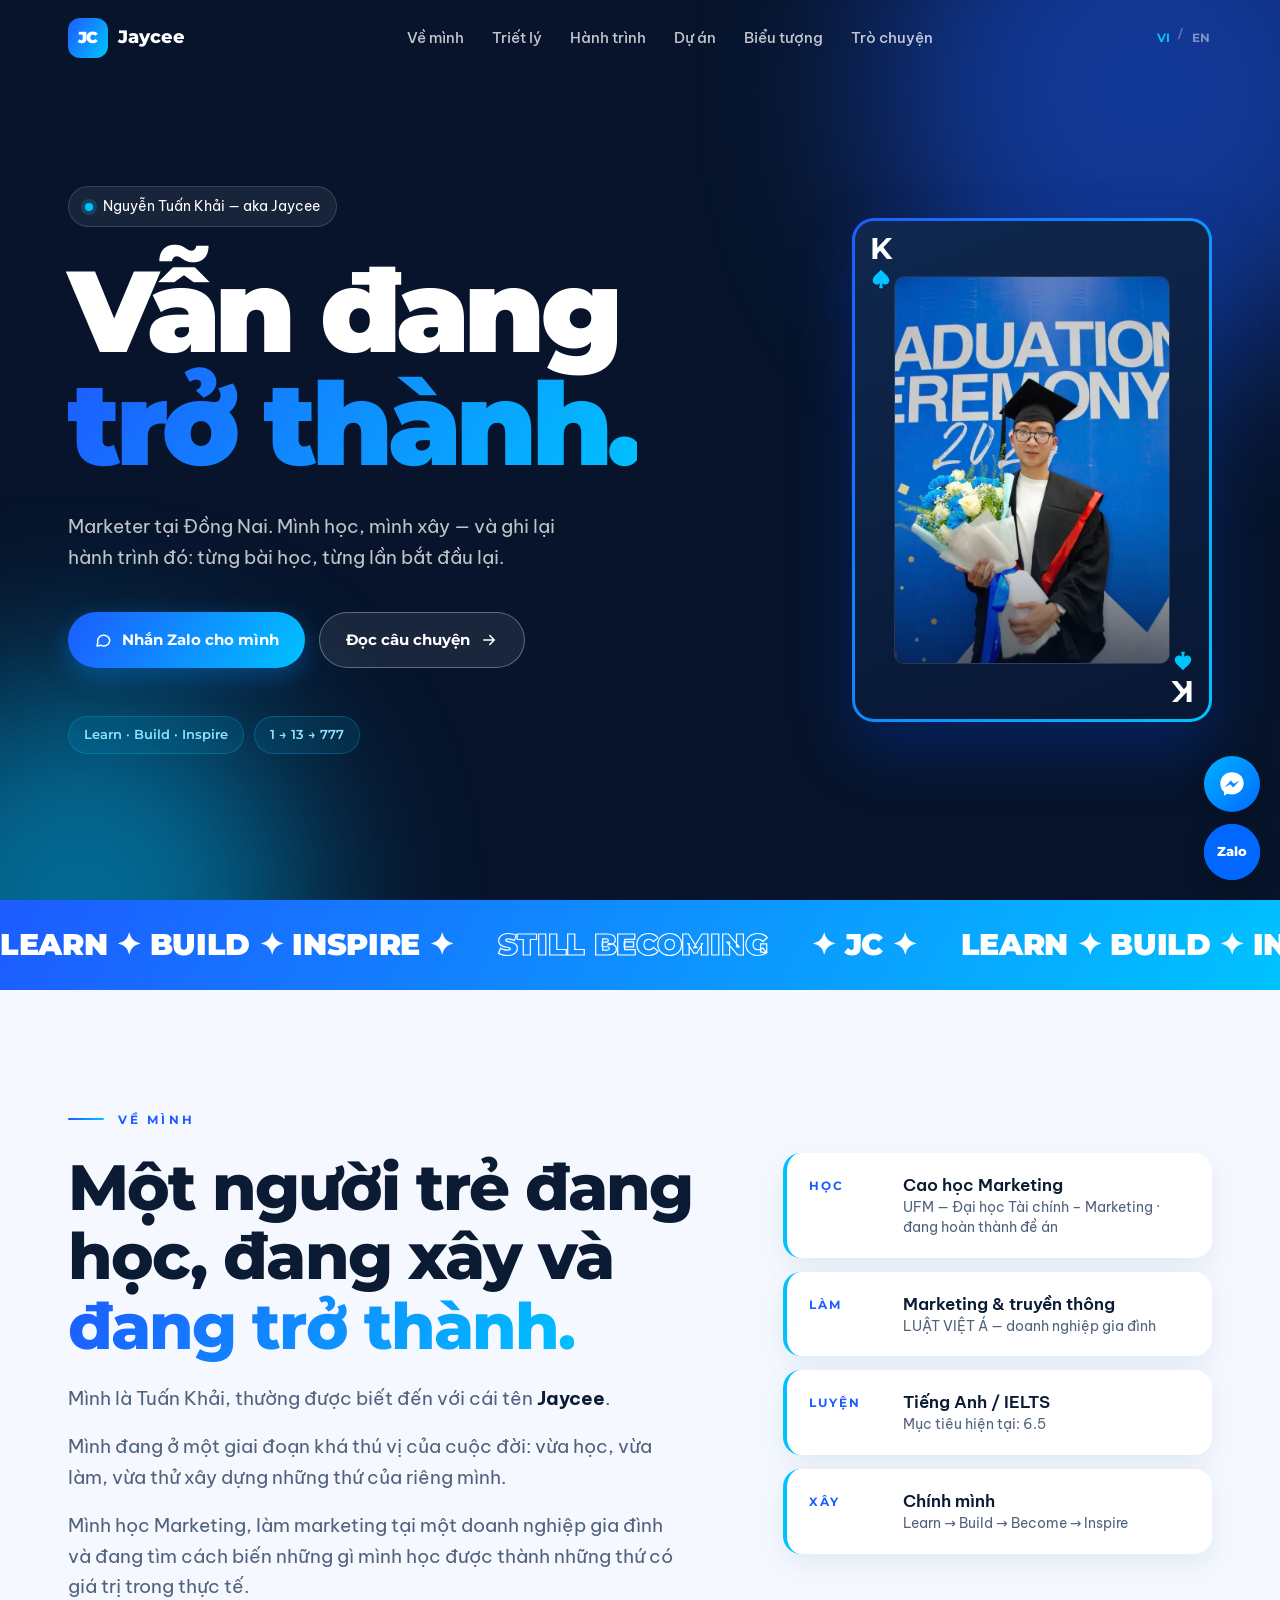
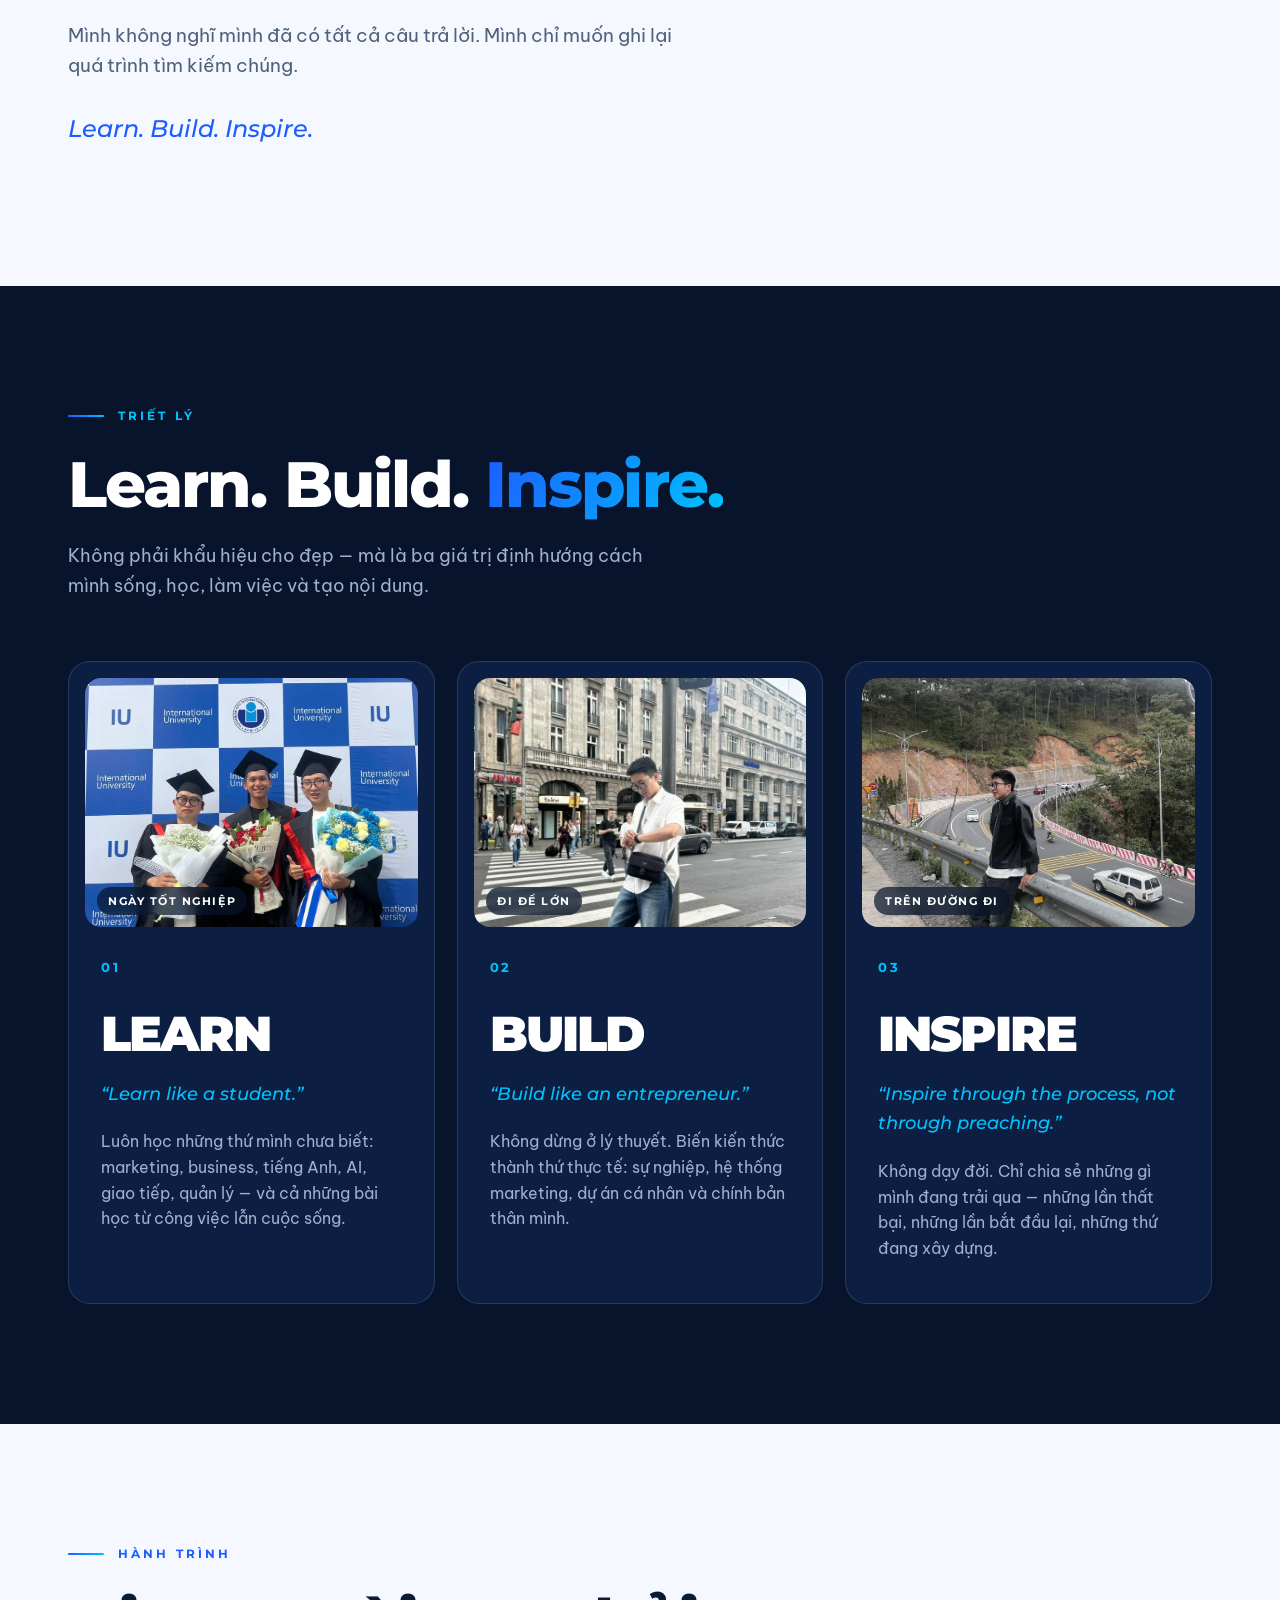
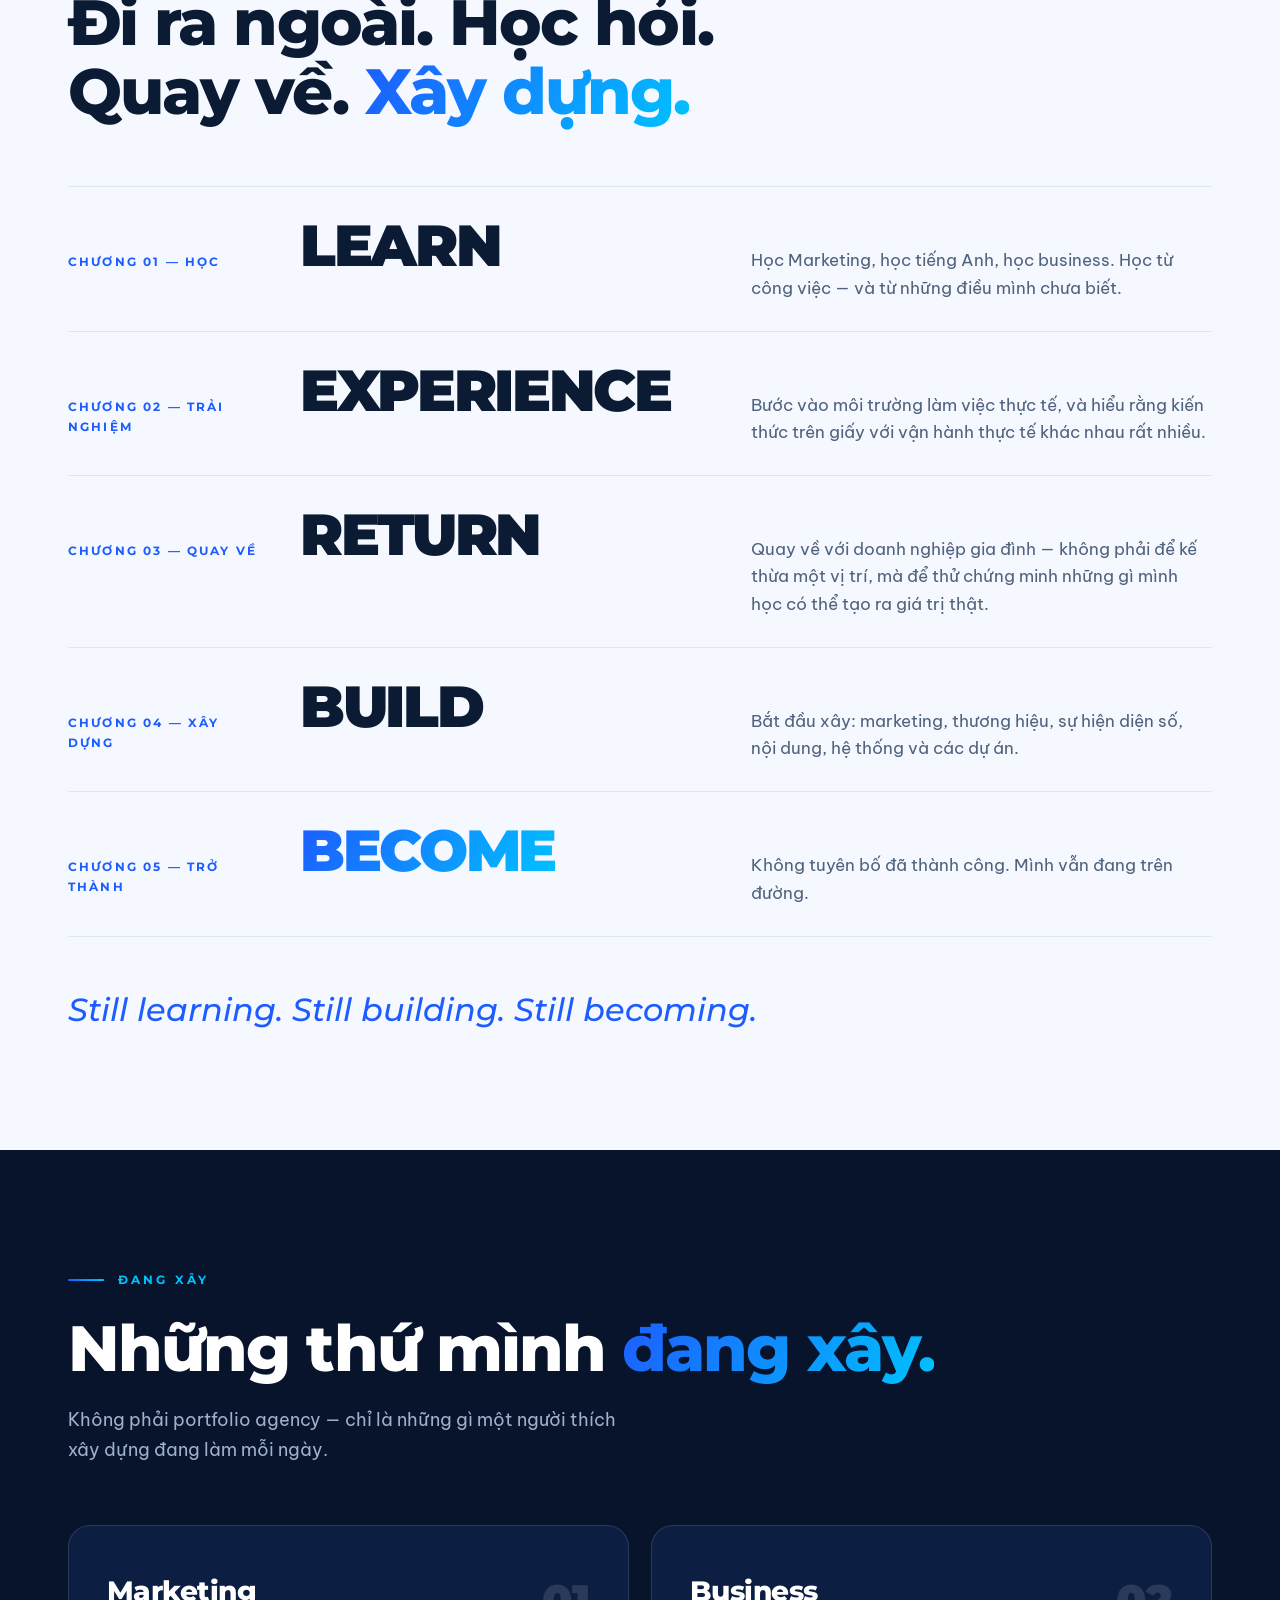
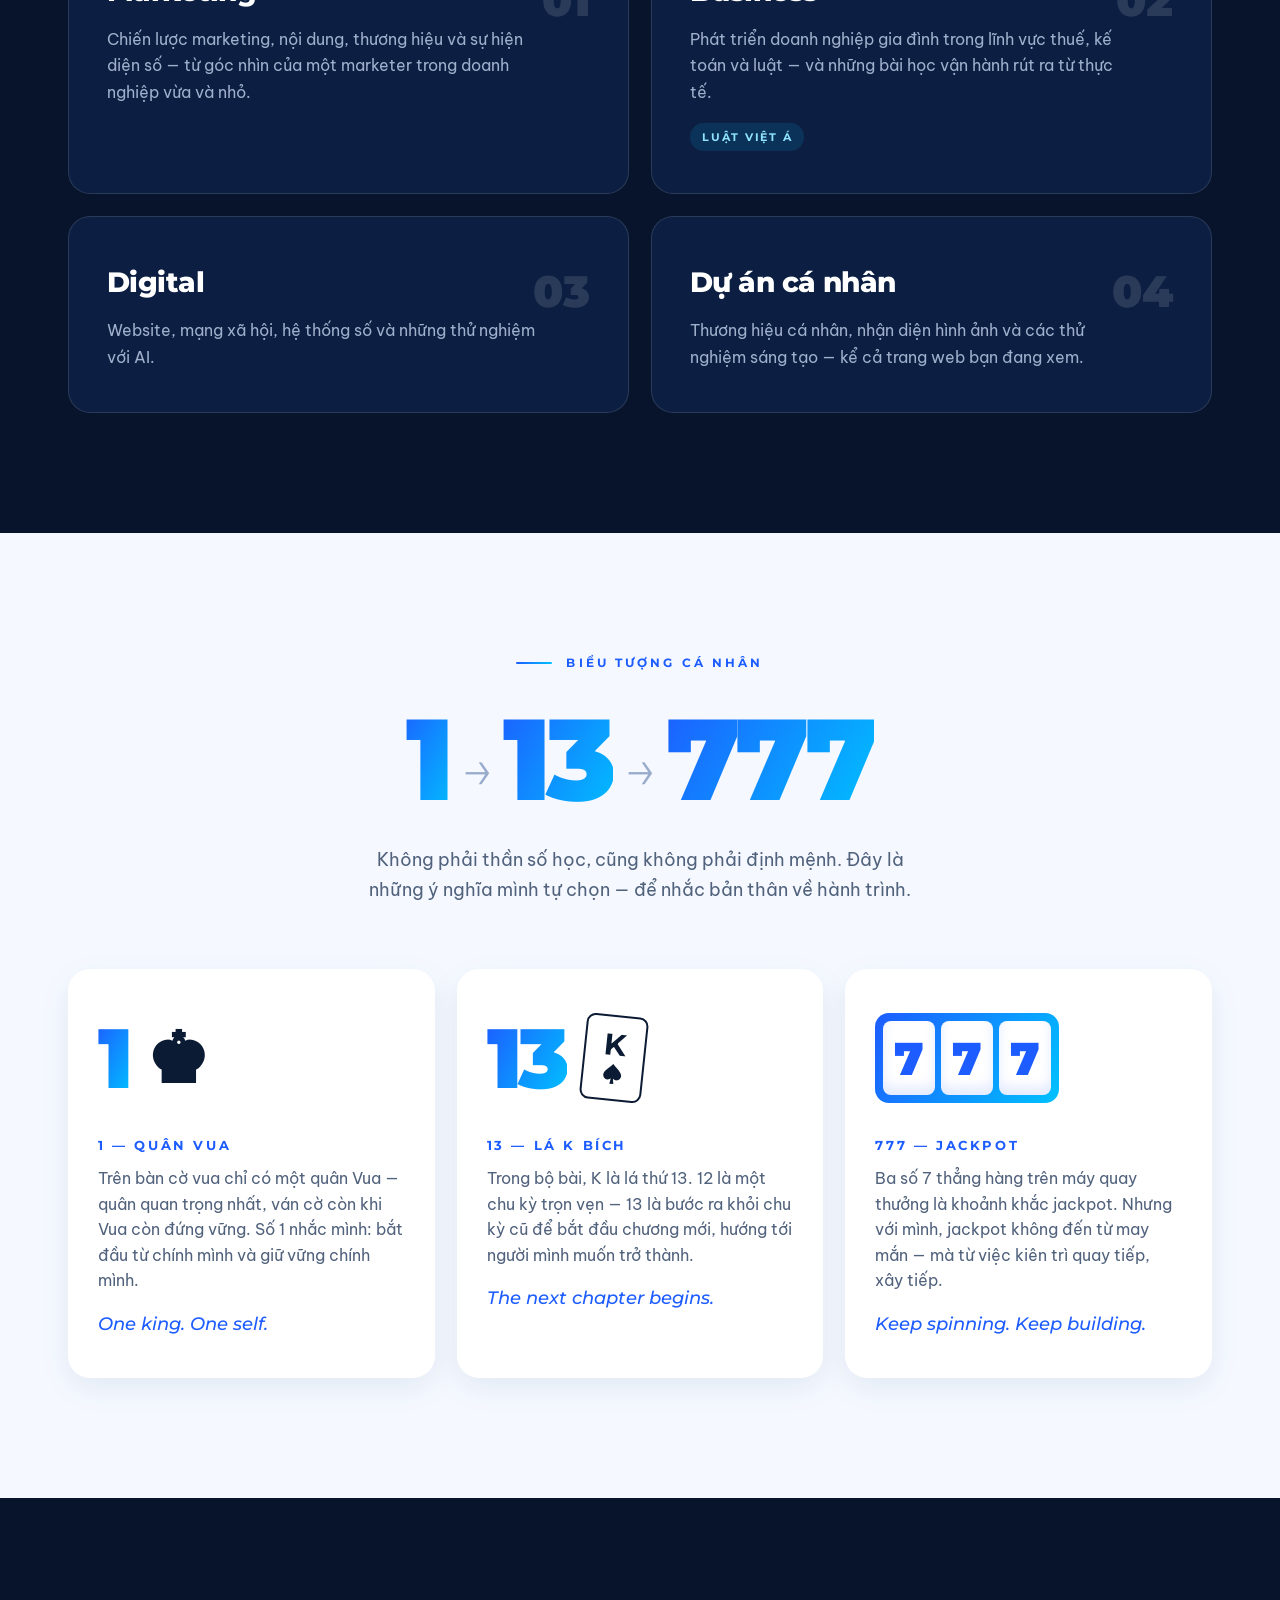
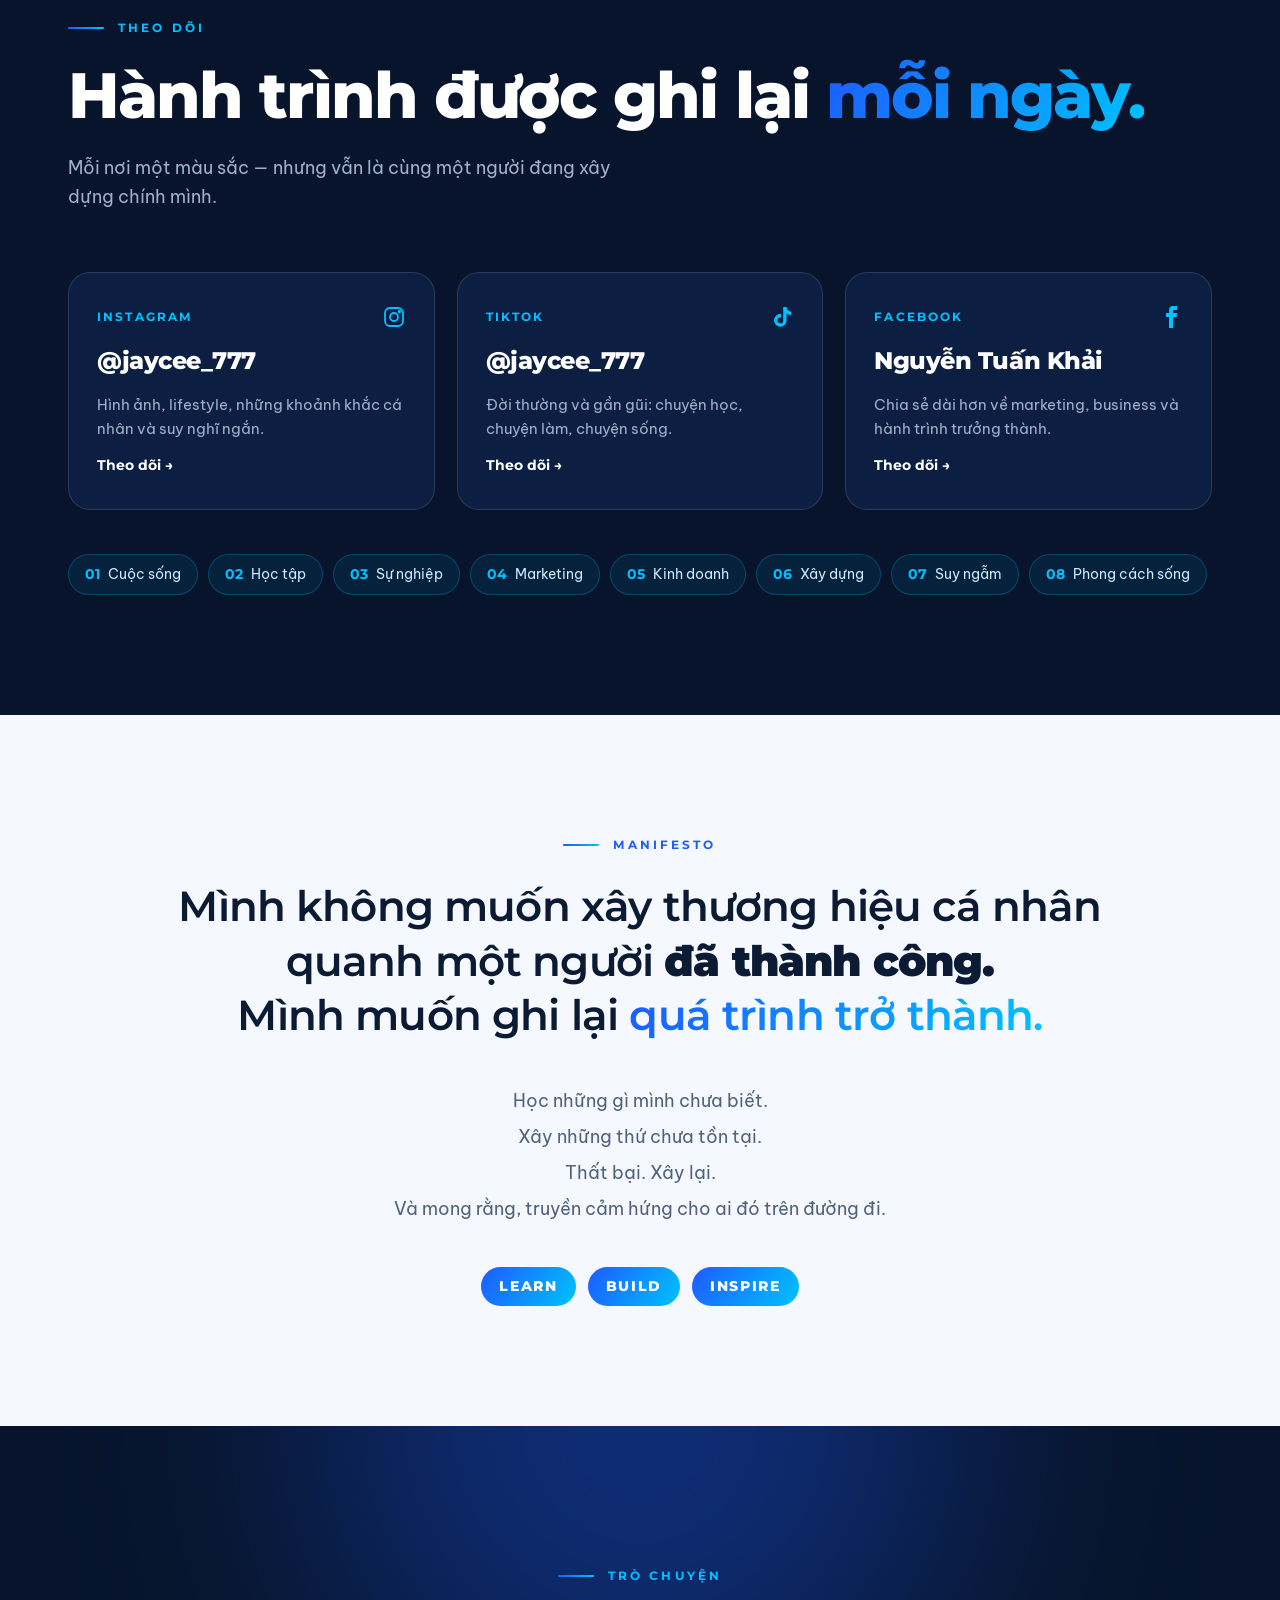
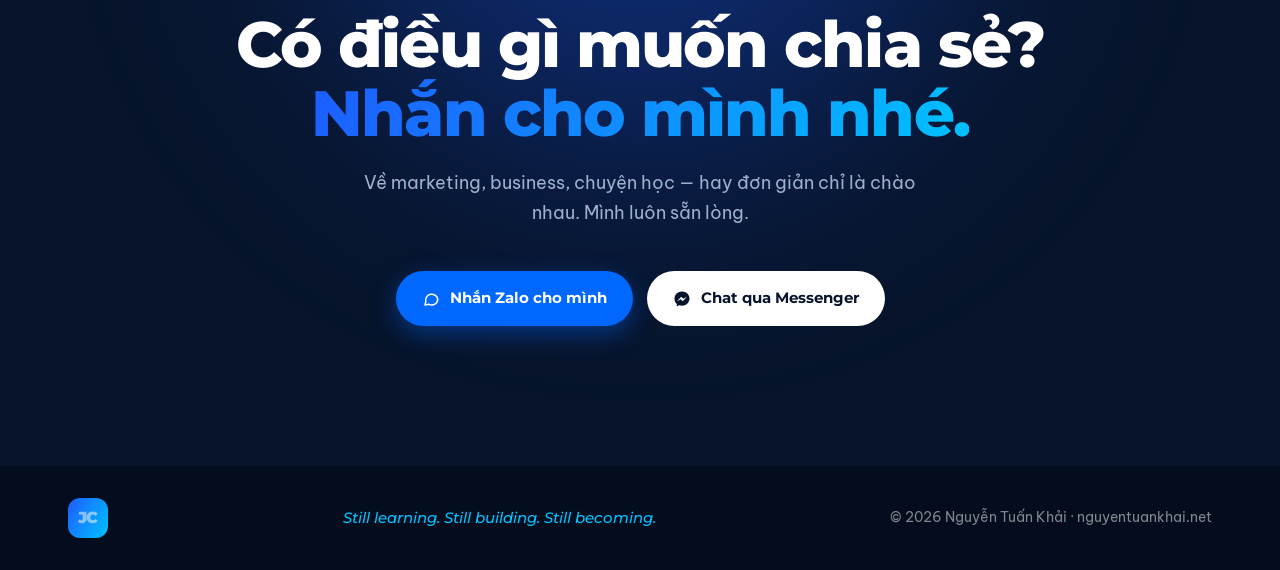
<file: index.html>
<!doctype html>
<html lang="vi">
<head>
<meta charset="utf-8">
<meta name="viewport" content="width=device-width, initial-scale=1">
<title>Jaycee – Nguyễn Tuấn Khải</title>
<meta name="description" content="Tuấn Khải, hay Jaycee, là một người trẻ đang học hỏi, xây dựng sự nghiệp và ghi lại hành trình trở thành phiên bản mình muốn trở thành.">
<meta property="og:title" content="Jaycee – Nguyễn Tuấn Khải">
<meta property="og:description" content="Learn. Build. Inspire. Vẫn đang học. Vẫn đang xây. Vẫn đang trở thành.">
<meta property="og:url" content="https://nguyentuankhai.net">
<meta property="og:type" content="website">
<meta property="og:image" content="https://nguyentuankhai.net/images/share.jpg">
<meta property="og:image:width" content="1200">
<meta property="og:image:height" content="630">
<link rel="preconnect" href="https://fonts.googleapis.com">
<link rel="preconnect" href="https://fonts.gstatic.com" crossorigin>
<link href="https://fonts.googleapis.com/css2?family=Be+Vietnam+Pro:wght@300;400;500;600;700&family=Montserrat:ital,wght@0,400;0,600;0,700;0,800;0,900;1,500&display=swap" rel="stylesheet">
<!--
  ===== HƯỚNG DẪN NHANH =====
  - Sửa CHỮ / LINK / thông số ẢNH  → file noi-dung.js (không cần sửa file này).
  - Đổi ẢNH → dán đè ảnh mới cùng tên vào thư mục images/ (hero.jpg, learn.jpg, build.jpg, inspire.jpg).
  - Ở file này chỉ cần sửa: <title>, mô tả Google (description) và thẻ og: ngay bên trên khi muốn đổi
    tiêu đề/mô tả hiện trên Google, Facebook, Zalo.
  Chi tiết: xem file HUONG-DAN.txt
-->
<style>
:root{
  --navy:#07142b;
  --navy2:#0c1f42;
  --bg:#f5f9ff;
  --ink:#0b1b33;
  --muted:#51627d;
  --muted-d:#9fb0cc;
  --blue:#1d5cff;
  --cyan:#00c2ff;
  --grad:linear-gradient(120deg,#1d5cff 0%,#00c2ff 100%);
  --line-d:rgba(255,255,255,.12);
  --line-l:#dce6f5;
  --shadow:0 10px 30px rgba(18,52,120,.08);
}
*{box-sizing:border-box;margin:0;padding:0}
[hidden]{display:none!important}
html{scroll-behavior:smooth}
body{font-family:"Be Vietnam Pro",system-ui,sans-serif;background:var(--navy);color:#fff;line-height:1.65;overflow-x:hidden;-webkit-font-smoothing:antialiased}
a{color:inherit;text-decoration:none}
.wrap{max-width:1200px;margin:0 auto;padding:0 28px}
section{padding:120px 0;position:relative}
.light{background:var(--bg);color:var(--ink)}
h1,h2,h3,h4,.mt{font-family:"Montserrat",sans-serif}
em{font-style:normal;background:var(--grad);-webkit-background-clip:text;background-clip:text;color:transparent}
.grad{background:var(--grad);-webkit-background-clip:text;background-clip:text;color:transparent}
.it{font-family:"Montserrat",sans-serif;font-style:italic;font-weight:500;color:var(--cyan)}
.light .it{color:var(--blue)}
.eyebrow{display:flex;align-items:center;gap:14px;font-family:"Montserrat";font-size:12px;font-weight:700;letter-spacing:.26em;text-transform:uppercase;color:var(--cyan);margin-bottom:24px}
.light .eyebrow{color:var(--blue)}
.eyebrow::before{content:"";width:36px;height:2px;border-radius:2px;background:var(--grad)}
h2{font-size:clamp(32px,5vw,64px);line-height:1.08;font-weight:800;letter-spacing:-.03em;margin-bottom:22px}
.lead{font-size:18px;color:var(--muted-d);max-width:580px}
.light .lead{color:var(--muted)}

/* Buttons */
.btn{display:inline-flex;align-items:center;gap:10px;padding:15px 26px;border-radius:999px;font-family:"Montserrat";font-weight:700;font-size:15px;transition:transform .2s,box-shadow .2s,background .2s;cursor:pointer;border:0}
.btn svg{width:18px;height:18px}
.btn-primary{background:var(--grad);color:#fff;box-shadow:0 8px 24px rgba(0,140,255,.35)}
.btn-primary:hover{transform:translateY(-2px);box-shadow:0 12px 30px rgba(0,140,255,.5)}
.btn-ghost{background:rgba(255,255,255,.08);color:#fff;border:1.5px solid rgba(255,255,255,.3)}
.btn-ghost:hover{background:rgba(255,255,255,.18)}

/* Nav */
.nav{position:fixed;inset:0 0 auto;z-index:50;transition:background .3s,box-shadow .3s}
.nav.scrolled{background:rgba(7,20,43,.86);backdrop-filter:blur(12px);box-shadow:0 4px 20px rgba(0,0,0,.18)}
.nav .wrap{display:flex;align-items:center;justify-content:space-between;height:76px}
.logo{display:flex;align-items:center;gap:10px;font-family:"Montserrat";font-weight:800;font-size:18px}
.logo-mark{width:40px;height:40px;border-radius:12px;background:var(--grad);display:grid;place-items:center;font-weight:900;font-size:16px;letter-spacing:-.02em}
.nav-links{display:flex;gap:28px;list-style:none;font-size:14.5px;font-weight:500}
.nav-links a{color:rgba(255,255,255,.75);transition:color .2s}
.nav-links a:hover{color:#fff}
.nav-right{display:flex;align-items:center;gap:16px}
.lang{display:flex;gap:6px;font-family:"Montserrat";font-size:12px;font-weight:700;letter-spacing:.08em;color:#fff}
.lang button{background:none;border:0;color:inherit;font:inherit;cursor:pointer;opacity:.45;padding:4px 2px}
.lang button.active{opacity:1;color:var(--cyan)}
.lang i{opacity:.3;font-style:normal}
.menu-btn{display:none;background:none;border:0;color:#fff;cursor:pointer}
.menu-btn svg{width:28px;height:28px}

/* Hero */
.hero{position:relative;min-height:100vh;display:flex;align-items:center;padding:130px 0 90px;overflow:hidden}
.hero::before,.hero::after{content:"";position:absolute;border-radius:50%;filter:blur(90px);opacity:.5;animation:float 12s ease-in-out infinite;pointer-events:none}
.hero::before{width:540px;height:540px;background:#1d5cff;top:-180px;right:-140px}
.hero::after{width:440px;height:440px;background:#00c2ff;bottom:-220px;left:-140px;animation-delay:-6s}
@keyframes float{50%{transform:translate(40px,30px)}}
.hero .wrap{position:relative;z-index:1;display:grid;grid-template-columns:1.3fr .7fr;gap:60px;align-items:center;width:100%}
.kicker{display:inline-flex;align-items:center;gap:10px;background:rgba(255,255,255,.07);border:1px solid rgba(255,255,255,.14);padding:8px 16px;border-radius:999px;font-size:14px;margin-bottom:28px}
.kicker .dot{width:8px;height:8px;border-radius:50%;background:var(--cyan);box-shadow:0 0 0 4px rgba(0,194,255,.2)}
.hero h1{font-size:clamp(54px,9vw,128px);line-height:.98;font-weight:900;letter-spacing:-.045em;margin-bottom:30px}
.hero .sub{font-size:19px;max-width:520px;color:rgba(255,255,255,.75);margin-bottom:38px}
.hero-cta{display:flex;flex-wrap:wrap;gap:14px}
.hero-meta{display:flex;flex-wrap:wrap;gap:10px;margin-top:48px}
.hero-meta span{font-family:"Montserrat";font-size:13px;font-weight:600;padding:7px 15px;border-radius:999px;background:rgba(0,194,255,.1);color:#8fe3ff;border:1px solid rgba(0,194,255,.25)}

/* Playing card portrait (K♠) */
.card{position:relative;aspect-ratio:5/7;width:100%;max-width:360px;justify-self:end;border-radius:22px;padding:3px;background:var(--grad);transform:rotate(3deg);transition:transform .6s cubic-bezier(.2,.8,.2,1);box-shadow:0 30px 60px rgba(0,60,180,.35)}
.card:hover{transform:rotate(0) translateY(-6px)}
.card-in{position:absolute;inset:3px;border-radius:19px;background:linear-gradient(160deg,#10284f,#081733)}
.card-photo{position:absolute;inset:58px 42px;border:1px solid rgba(255,255,255,.12);border-radius:10px;display:grid;place-items:center;overflow:hidden;background:radial-gradient(circle at 50% 35%,#163a75,#0a1a35 70%)}
.card-photo img{width:100%;height:100%;object-fit:cover;object-position:50% 30%}
.card-photo::after{content:"";position:absolute;inset:0;background:linear-gradient(180deg,transparent 60%,rgba(7,20,43,.55));pointer-events:none}
.card-photo .jc{font-family:"Montserrat";font-weight:900;font-size:100px;letter-spacing:-.05em;line-height:1}
.card-photo small{position:absolute;bottom:14px;font-size:11px;color:rgba(255,255,255,.4)}
.corner{position:absolute;display:flex;flex-direction:column;align-items:center;line-height:1;font-family:"Montserrat";font-weight:800}
.corner b{font-size:30px}
.corner .spade{width:22px;height:22px;margin-top:4px;color:var(--cyan)}
.c-tl{top:16px;left:18px}
.c-br{bottom:16px;right:18px;transform:rotate(180deg)}

/* Marquee */
.marquee{background:var(--grad);overflow:hidden;padding:20px 0;white-space:nowrap}
.marquee-track{display:inline-flex;gap:44px;animation:scroll 36s linear infinite;font-family:"Montserrat";font-size:clamp(20px,2.8vw,30px);font-weight:900;text-transform:uppercase;letter-spacing:-.01em}
.marquee-track span{display:inline-flex;align-items:center;gap:44px}
.marquee-track .o{color:transparent;-webkit-text-stroke:1.2px #fff}
@keyframes scroll{to{transform:translateX(-50%)}}

/* About */
.about-grid{display:grid;grid-template-columns:1.2fr .8fr;gap:72px;align-items:start}
.about-text p{font-size:18.5px;color:var(--muted);margin-bottom:18px;max-width:620px}
.about-text p strong{color:var(--ink)}
.about-text .sign{font-size:24px;margin-top:28px}
.facts{list-style:none;display:flex;flex-direction:column;gap:14px}
.facts li{display:grid;grid-template-columns:80px 1fr;gap:14px;padding:20px 22px;background:#fff;border-radius:18px;box-shadow:var(--shadow);border-left:4px solid var(--cyan)}
.facts .k{font-family:"Montserrat";font-size:12px;font-weight:700;letter-spacing:.16em;text-transform:uppercase;color:var(--blue);padding-top:3px}
.facts .v{font-weight:600;font-size:16.5px;line-height:1.4}
.facts .v small{display:block;font-weight:400;font-size:14px;color:var(--muted);margin-top:2px}

/* Philosophy */
.pillars{display:grid;grid-template-columns:repeat(3,1fr);gap:22px;margin-top:60px}
.pillar-img{margin:-22px -16px 26px;aspect-ratio:4/3;border-radius:16px;overflow:hidden;position:relative;background:#0a1a35}
.pillar-img img{width:100%;height:100%;object-fit:cover;display:block;transition:transform .6s cubic-bezier(.2,.8,.2,1)}
.pillar:hover .pillar-img img{transform:scale(1.05)}
.pillar-img figcaption{position:absolute;left:12px;bottom:12px;font-family:"Montserrat";font-size:11px;font-weight:700;letter-spacing:.14em;text-transform:uppercase;padding:5px 11px;border-radius:999px;background:rgba(7,20,43,.7);backdrop-filter:blur(6px);color:#fff}
.pillar{padding:38px 32px 42px;border-radius:22px;background:var(--navy2);border:1px solid var(--line-d);transition:background .35s,transform .35s}
.pillar:hover{background:var(--grad);transform:translateY(-6px)}
.pillar:hover .it,.pillar:hover p,.pillar:hover .no{color:#fff}
.pillar .no{font-family:"Montserrat";font-size:13px;font-weight:700;letter-spacing:.2em;color:var(--cyan)}
.pillar h3{font-size:clamp(36px,3.8vw,52px);font-weight:900;letter-spacing:-.04em;margin:14px 0 6px;text-transform:uppercase}
.pillar .it{font-size:18px;margin-bottom:20px;display:block}
.pillar p{color:var(--muted-d);font-size:15.5px}

/* Journey */
.chapters{margin-top:60px}
.chapter{display:grid;grid-template-columns:200px 1fr 1.1fr;gap:32px;align-items:baseline;padding:30px 0;border-bottom:1px solid var(--line-l);transition:padding .35s}
.chapter:first-child{border-top:1px solid var(--line-l)}
.chapter:hover{padding-left:16px}
.chapter:hover h3{background:var(--grad);-webkit-background-clip:text;background-clip:text;color:transparent}
.chapter .lbl{font-family:"Montserrat";font-size:12px;font-weight:700;letter-spacing:.18em;text-transform:uppercase;color:var(--blue)}
.chapter h3{font-size:clamp(34px,4.6vw,58px);font-weight:900;letter-spacing:-.04em;line-height:1;text-transform:uppercase}
.chapter p{font-size:16.5px;color:var(--muted)}
.still{margin-top:52px;font-size:clamp(20px,2.8vw,32px);line-height:1.3}

/* Building */
.builds{display:grid;grid-template-columns:repeat(2,1fr);gap:22px;margin-top:60px}
.build{background:var(--navy2);border:1px solid var(--line-d);border-radius:22px;padding:42px 38px;position:relative;overflow:hidden;transition:transform .35s,border-color .35s}
.build::after{content:"";position:absolute;inset:auto 0 0 0;height:4px;background:var(--grad);transform:scaleX(0);transform-origin:left;transition:transform .4s}
.build:hover{transform:translateY(-6px);border-color:rgba(0,194,255,.4)}
.build:hover::after{transform:scaleX(1)}
.build .no{position:absolute;top:38px;right:38px;font-family:"Montserrat";font-size:44px;font-weight:900;opacity:.12}
.build h3{font-size:28px;font-weight:800;letter-spacing:-.02em;margin-bottom:12px}
.build p{color:var(--muted-d);max-width:440px}
.build .tag{display:inline-block;margin-top:18px;font-family:"Montserrat";font-size:11px;font-weight:700;letter-spacing:.16em;padding:5px 12px;border-radius:999px;background:rgba(0,194,255,.12);color:#8fe3ff}

/* Personal code */
.code{text-align:center}
.code h2{font-size:clamp(52px,9vw,128px);font-weight:900;letter-spacing:-.04em;margin-bottom:24px}
.code h2 .arr{font-weight:300;font-size:.5em;vertical-align:middle;margin:0 .2em;color:#9aaccc;-webkit-text-fill-color:#9aaccc}
.code .lead{margin:0 auto}
.symbols{display:grid;grid-template-columns:repeat(3,1fr);gap:22px;margin-top:64px;text-align:left}
.sym{background:#fff;border-radius:22px;padding:34px 30px 38px;box-shadow:var(--shadow);transition:transform .35s}
.sym:hover{transform:translateY(-6px)}
.glyph{height:110px;display:flex;align-items:center;gap:16px;font-family:"Montserrat";font-weight:900}
.glyph .num{font-size:84px;line-height:1;letter-spacing:-.04em}
.glyph .king{font-size:70px;line-height:1;color:var(--ink)}
.mini-card{width:62px;height:86px;border-radius:9px;border:2px solid var(--ink);display:flex;flex-direction:column;align-items:center;justify-content:center;line-height:1;transform:rotate(6deg);background:#fff}
.mini-card b{font-size:30px}
.mini-card .spade{width:24px;height:24px;margin-top:2px}
.reels{display:flex;gap:6px;padding:8px;border-radius:14px;background:var(--grad)}
.reels span{width:52px;height:74px;border-radius:8px;background:#fff;display:grid;place-items:center;font-size:46px;color:var(--blue);box-shadow:inset 0 -8px 12px rgba(29,92,255,.12)}
.sym h4{font-size:13px;font-weight:700;letter-spacing:.2em;text-transform:uppercase;margin:22px 0 10px;color:var(--blue)}
.sym p{font-size:15.5px;color:var(--muted);margin-bottom:16px}
.sym .it{font-size:18px}

/* World */
.channels{display:grid;grid-template-columns:repeat(3,1fr);gap:22px;margin-top:60px}
.channel{background:var(--navy2);border:1px solid var(--line-d);border-radius:22px;padding:32px 28px;display:flex;flex-direction:column;gap:12px;transition:background .3s,transform .3s}
.channel:hover{background:var(--grad);transform:translateY(-6px)}
.channel:hover p,.channel:hover .net{color:#fff}
.channel .net{font-family:"Montserrat";font-size:12px;font-weight:700;letter-spacing:.18em;text-transform:uppercase;color:var(--cyan);display:flex;justify-content:space-between;align-items:center}
.channel .net svg{width:24px;height:24px}
.channel h3{font-size:24px;font-weight:800;letter-spacing:-.02em}
.channel p{color:var(--muted-d);font-size:15px;flex:1}
.channel .go{font-family:"Montserrat";font-size:14px;font-weight:700}
.topics{display:flex;flex-wrap:wrap;gap:10px;margin-top:44px}
.topics span{border:1px solid rgba(0,194,255,.25);background:rgba(0,194,255,.08);border-radius:999px;padding:8px 16px;font-size:14px;color:#cfe9ff}
.topics b{color:var(--cyan);font-family:"Montserrat";margin-right:8px}

/* Manifesto */
.manifesto{text-align:center}
.manifesto blockquote{font-family:"Montserrat";font-size:clamp(24px,3.4vw,42px);line-height:1.3;font-weight:600;letter-spacing:-.02em;max-width:980px;margin:0 auto}
.manifesto blockquote strong{font-weight:900}
.manifesto .lines{margin:40px auto 0;font-size:18px;color:var(--muted);line-height:2}
.manifesto .sig{margin-top:40px;display:flex;justify-content:center;gap:12px;flex-wrap:wrap}
.manifesto .sig span{font-family:"Montserrat";font-weight:800;font-size:14px;letter-spacing:.12em;text-transform:uppercase;padding:8px 18px;border-radius:999px;background:var(--grad);color:#fff}

/* Contact */
.contact{text-align:center;padding:140px 0;overflow:hidden}
.contact::before{content:"";position:absolute;width:640px;height:640px;border-radius:50%;background:#1d5cff;filter:blur(130px);opacity:.35;top:-320px;left:50%;transform:translateX(-50%)}
.contact .wrap{position:relative}
.contact h2{max-width:900px;margin:0 auto 20px}
.contact .lead{margin:0 auto 44px}
.contact-cta{display:flex;justify-content:center;flex-wrap:wrap;gap:14px}
.btn-zalo{background:#0068ff;color:#fff;box-shadow:0 8px 24px rgba(0,104,255,.4)}
.btn-zalo:hover,.btn-mess:hover{transform:translateY(-2px)}
.btn-mess{background:#fff;color:var(--navy)}

footer{background:#040d1d;padding:32px 0;font-size:14px;color:rgba(255,255,255,.5)}
footer .wrap{display:flex;justify-content:space-between;align-items:center;flex-wrap:wrap;gap:16px}
footer .it{font-size:15px}

/* Floating chat */
.fab{position:fixed;right:20px;bottom:20px;z-index:60;display:flex;flex-direction:column;gap:12px}
.fab a{width:56px;height:56px;border-radius:50%;display:grid;place-items:center;box-shadow:0 8px 24px rgba(0,0,0,.25);transition:transform .2s;position:relative;color:#fff}
.fab a:hover{transform:scale(1.08)}
.fab .z{background:#0068ff;font-family:"Montserrat";font-weight:800;font-size:13px}
.fab .z::after{content:"";position:absolute;inset:0;border-radius:50%;border:2px solid #0068ff;animation:ring 2s infinite}
.fab .m{background:linear-gradient(135deg,#00b2ff,#006aff)}
.fab .m svg{width:28px;height:28px}
@keyframes ring{to{transform:scale(1.5);opacity:0}}

/* Reveal */
.reveal{opacity:0;transform:translateY(30px);transition:opacity .8s ease,transform .8s cubic-bezier(.2,.8,.2,1)}
.reveal.in{opacity:1;transform:none}
@media (prefers-reduced-motion:reduce){
  *{animation:none!important;transition:none!important}
  .reveal{opacity:1;transform:none}
}

/* Responsive */
@media (max-width:980px){
  .hero .wrap,.about-grid{grid-template-columns:1fr}
  .card{justify-self:start;max-width:300px}
  .pillars,.channels,.symbols{grid-template-columns:1fr}
  .chapter{grid-template-columns:1fr;gap:10px}
}
@media (max-width:760px){
  .wrap{padding:0 16px}
  section{padding:88px 0}
  .nav{background:rgba(7,20,43,.92);backdrop-filter:blur(10px)}
  .nav .wrap{height:68px}
  .nav-links{display:none;position:absolute;top:68px;left:0;right:0;flex-direction:column;gap:0;background:rgba(7,20,43,.98);padding:8px 16px 20px}
  .nav-links.open{display:flex}
  .nav-links a{display:block;padding:13px 0;border-bottom:1px solid var(--line-d)}
  .menu-btn{display:block}
  .logo span:last-child{display:none}
  .hero{padding-top:110px}
  .hero-cta,.contact-cta{flex-direction:column}
  .hero-cta .btn,.contact-cta .btn{justify-content:center}
  .builds{grid-template-columns:1fr}
  .build{padding:34px 24px}
  .build .no{top:30px;right:24px}
}
</style>
</head>
<body>

<!-- Thông báo lỗi khi file noi-dung.js bị sửa sai (bình thường bị ẩn) -->
<div id="loiNoiDung" hidden style="position:fixed;inset:0 0 auto;z-index:999;background:#d62828;color:#fff;padding:14px 20px;font:600 15px/1.5 system-ui;text-align:center">
  ⚠ Lỗi file noi-dung.js — kiểm tra lại dấu ngoặc kép " và dấu phẩy , ở dòng vừa sửa (hoặc file chưa được upload lên hosting).
</div>

<!-- NAV -->
<nav class="nav" id="nav">
  <div class="wrap">
    <a href="#top" class="logo"><span class="logo-mark" data-t="logo.chu"></span><span data-t="logo.ten"></span></a>
    <ul class="nav-links" id="navLinks">
      <li><a href="#about" data-t="menu.gioiThieu"></a></li>
      <li><a href="#philosophy" data-t="menu.trietLy"></a></li>
      <li><a href="#journey" data-t="menu.hanhTrinh"></a></li>
      <li><a href="#building" data-t="menu.duAn"></a></li>
      <li><a href="#code" data-t="menu.bieuTuong"></a></li>
      <li><a href="#contact" data-t="menu.lienHe"></a></li>
    </ul>
    <div class="nav-right">
      <div class="lang" role="group" aria-label="Ngôn ngữ / Language">
        <button data-set-lang="vi" class="active">VI</button><i>/</i><button data-set-lang="en">EN</button>
      </div>
      <button class="menu-btn" id="menuBtn" aria-label="Menu"><svg viewBox="0 0 24 24" fill="none" stroke="currentColor" stroke-width="2" stroke-linecap="round"><path d="M4 7h16M4 12h16M4 17h16"/></svg></button>
    </div>
  </div>
</nav>

<!-- HERO -->
<header class="hero" id="top">
  <div class="wrap">
    <div class="reveal">
      <p class="kicker"><span class="dot"></span><span data-t="hero.nhanTen"></span></p>
      <h1 data-t="hero.tieuDe"></h1>
      <p class="sub" data-t="hero.moTa"></p>
      <div class="hero-cta">
        <a class="btn btn-primary" data-link="zalo" target="_blank" rel="noopener">
          <svg viewBox="0 0 24 24" fill="none" stroke="currentColor" stroke-width="2" stroke-linecap="round" stroke-linejoin="round"><path d="M21 12a8 8 0 0 1-11.6 7.1L4 20l1-4.6A8 8 0 1 1 21 12z"/></svg>
          <span data-t="nut.zalo"></span></a>
        <a class="btn btn-ghost" href="#about"><span data-t="hero.nutPhu"></span>
          <svg viewBox="0 0 24 24" fill="none" stroke="currentColor" stroke-width="2" stroke-linecap="round"><path d="M5 12h14M13 6l6 6-6 6"/></svg></a>
      </div>
      <div class="hero-meta">
        <span data-t="hero.nhan1"></span>
        <span data-t="hero.nhan2"></span>
      </div>
    </div>
    <div class="card reveal">
      <div class="card-in"></div>
      <div class="corner c-tl" aria-hidden="true"><b>K</b><svg class="spade" viewBox="0 0 24 24" fill="currentColor"><path d="M12 2C9 6 3 9 3 13.5 3 16 5 18 7.5 18c1.4 0 2.6-.6 3.4-1.5L10 22h4l-.9-5.5c.8.9 2 1.5 3.4 1.5 2.5 0 4.5-2 4.5-4.5C21 9 15 6 12 2z"/></svg></div>
      <div class="card-photo"><img data-anh="hero" alt=""></div>
      <div class="corner c-br" aria-hidden="true"><b>K</b><svg class="spade" viewBox="0 0 24 24" fill="currentColor"><path d="M12 2C9 6 3 9 3 13.5 3 16 5 18 7.5 18c1.4 0 2.6-.6 3.4-1.5L10 22h4l-.9-5.5c.8.9 2 1.5 3.4 1.5 2.5 0 4.5-2 4.5-4.5C21 9 15 6 12 2z"/></svg></div>
    </div>
  </div>
</header>

<!-- DẢI CHỮ CHẠY -->
<div class="marquee" aria-hidden="true">
  <div class="marquee-track">
    <span data-t="dai.chu"></span>
    <span data-t="dai.chu"></span>
  </div>
</div>

<!-- VỀ MÌNH -->
<section class="light" id="about">
  <div class="wrap">
    <span class="eyebrow" data-t="gioiThieu.nhan"></span>
    <div class="about-grid">
      <div class="about-text reveal">
        <h2 data-t="gioiThieu.tieuDe"></h2>
        <p data-t="gioiThieu.doan1"></p>
        <p data-t="gioiThieu.doan2"></p>
        <p data-t="gioiThieu.doan3"></p>
        <p data-t="gioiThieu.doan4"></p>
        <p class="sign it" data-t="gioiThieu.chuKy"></p>
      </div>
      <ul class="facts reveal">
        <li><span class="k" data-t="thongTin.1.nhan"></span><span class="v" data-t="thongTin.1.noiDung"></span></li>
        <li><span class="k" data-t="thongTin.2.nhan"></span><span class="v" data-t="thongTin.2.noiDung"></span></li>
        <li><span class="k" data-t="thongTin.3.nhan"></span><span class="v" data-t="thongTin.3.noiDung"></span></li>
        <li><span class="k" data-t="thongTin.4.nhan"></span><span class="v" data-t="thongTin.4.noiDung"></span></li>
      </ul>
    </div>
  </div>
</section>

<!-- TRIẾT LÝ -->
<section id="philosophy">
  <div class="wrap">
    <span class="eyebrow" data-t="trietLy.nhan"></span>
    <h2 class="reveal" data-t="trietLy.tieuDe"></h2>
    <p class="lead reveal" data-t="trietLy.moTa"></p>
    <div class="pillars">
      <div class="pillar reveal"><figure class="pillar-img"><img data-anh="learn" alt="" loading="lazy"><figcaption data-t="trietLy.1.anhChu"></figcaption></figure><span class="no">01</span><h3 data-t="trietLy.1.ten"></h3><span class="it" data-t="trietLy.1.cau"></span><p data-t="trietLy.1.noiDung"></p></div>
      <div class="pillar reveal"><figure class="pillar-img"><img data-anh="build" alt="" loading="lazy"><figcaption data-t="trietLy.2.anhChu"></figcaption></figure><span class="no">02</span><h3 data-t="trietLy.2.ten"></h3><span class="it" data-t="trietLy.2.cau"></span><p data-t="trietLy.2.noiDung"></p></div>
      <div class="pillar reveal"><figure class="pillar-img"><img data-anh="inspire" alt="" loading="lazy"><figcaption data-t="trietLy.3.anhChu"></figcaption></figure><span class="no">03</span><h3 data-t="trietLy.3.ten"></h3><span class="it" data-t="trietLy.3.cau"></span><p data-t="trietLy.3.noiDung"></p></div>
    </div>
  </div>
</section>

<!-- HÀNH TRÌNH -->
<section class="light" id="journey">
  <div class="wrap">
    <span class="eyebrow" data-t="hanhTrinh.nhan"></span>
    <h2 class="reveal" data-t="hanhTrinh.tieuDe"></h2>
    <div class="chapters">
      <div class="chapter reveal"><span class="lbl" data-t="hanhTrinh.1.nhan"></span><h3 data-t="hanhTrinh.1.ten"></h3><p data-t="hanhTrinh.1.noiDung"></p></div>
      <div class="chapter reveal"><span class="lbl" data-t="hanhTrinh.2.nhan"></span><h3 data-t="hanhTrinh.2.ten"></h3><p data-t="hanhTrinh.2.noiDung"></p></div>
      <div class="chapter reveal"><span class="lbl" data-t="hanhTrinh.3.nhan"></span><h3 data-t="hanhTrinh.3.ten"></h3><p data-t="hanhTrinh.3.noiDung"></p></div>
      <div class="chapter reveal"><span class="lbl" data-t="hanhTrinh.4.nhan"></span><h3 data-t="hanhTrinh.4.ten"></h3><p data-t="hanhTrinh.4.noiDung"></p></div>
      <div class="chapter reveal"><span class="lbl" data-t="hanhTrinh.5.nhan"></span><h3 data-t="hanhTrinh.5.ten"></h3><p data-t="hanhTrinh.5.noiDung"></p></div>
    </div>
    <p class="still it reveal" data-t="hanhTrinh.ketThuc"></p>
  </div>
</section>

<!-- DỰ ÁN -->
<section id="building">
  <div class="wrap">
    <span class="eyebrow" data-t="duAn.nhan"></span>
    <h2 class="reveal" data-t="duAn.tieuDe"></h2>
    <p class="lead reveal" data-t="duAn.moTa"></p>
    <div class="builds">
      <article class="build reveal"><span class="no">01</span><h3 data-t="duAn.1.ten"></h3><p data-t="duAn.1.noiDung"></p><span class="tag" data-t="duAn.1.nhan"></span></article>
      <article class="build reveal"><span class="no">02</span><h3 data-t="duAn.2.ten"></h3><p data-t="duAn.2.noiDung"></p><span class="tag" data-t="duAn.2.nhan"></span></article>
      <article class="build reveal"><span class="no">03</span><h3 data-t="duAn.3.ten"></h3><p data-t="duAn.3.noiDung"></p><span class="tag" data-t="duAn.3.nhan"></span></article>
      <article class="build reveal"><span class="no">04</span><h3 data-t="duAn.4.ten"></h3><p data-t="duAn.4.noiDung"></p><span class="tag" data-t="duAn.4.nhan"></span></article>
    </div>
  </div>
</section>

<!-- BIỂU TƯỢNG -->
<section class="light code" id="code">
  <div class="wrap">
    <span class="eyebrow" style="justify-content:center" data-t="bieuTuong.nhan"></span>
    <h2 class="reveal"><span class="grad">1</span><span class="arr">→</span><span class="grad">13</span><span class="arr">→</span><span class="grad">777</span></h2>
    <p class="lead reveal" data-t="bieuTuong.moTa"></p>
    <div class="symbols">
      <div class="sym reveal">
        <div class="glyph"><span class="num grad">1</span><span class="king" aria-label="Quân Vua cờ vua">♚</span></div>
        <h4 data-t="bieuTuong.1.ten"></h4><p data-t="bieuTuong.1.noiDung"></p><span class="it" data-t="bieuTuong.1.cau"></span>
      </div>
      <div class="sym reveal">
        <div class="glyph"><span class="num grad">13</span><span class="mini-card" aria-label="K bích"><b>K</b><svg class="spade" viewBox="0 0 24 24" fill="currentColor"><path d="M12 2C9 6 3 9 3 13.5 3 16 5 18 7.5 18c1.4 0 2.6-.6 3.4-1.5L10 22h4l-.9-5.5c.8.9 2 1.5 3.4 1.5 2.5 0 4.5-2 4.5-4.5C21 9 15 6 12 2z"/></svg></span></div>
        <h4 data-t="bieuTuong.2.ten"></h4><p data-t="bieuTuong.2.noiDung"></p><span class="it" data-t="bieuTuong.2.cau"></span>
      </div>
      <div class="sym reveal">
        <div class="glyph"><span class="reels" aria-label="777 jackpot"><span>7</span><span>7</span><span>7</span></span></div>
        <h4 data-t="bieuTuong.3.ten"></h4><p data-t="bieuTuong.3.noiDung"></p><span class="it" data-t="bieuTuong.3.cau"></span>
      </div>
    </div>
  </div>
</section>

<!-- THEO DÕI / MẠNG XÃ HỘI -->
<section id="world">
  <div class="wrap">
    <span class="eyebrow" data-t="kenh.nhan"></span>
    <h2 class="reveal" data-t="kenh.tieuDe"></h2>
    <p class="lead reveal" data-t="kenh.moTa"></p>
    <div class="channels">
      <a class="channel reveal" data-link="instagram" target="_blank" rel="noopener">
        <span class="net">Instagram <svg viewBox="0 0 24 24" fill="none" stroke="currentColor" stroke-width="1.8"><rect x="3" y="3" width="18" height="18" rx="5"/><circle cx="12" cy="12" r="4"/><circle cx="17.5" cy="6.5" r=".8" fill="currentColor"/></svg></span>
        <h3 data-t="kenh.instagram.ten"></h3><p data-t="kenh.instagram.moTa"></p><span class="go" data-t="kenh.nut"></span>
      </a>
      <a class="channel reveal" data-link="tiktok" target="_blank" rel="noopener">
        <span class="net">TikTok <svg viewBox="0 0 24 24" fill="currentColor"><path d="M16.6 2h-3.4v13.4a2.9 2.9 0 1 1-2.1-2.8V9.1a6.3 6.3 0 1 0 5.5 6.3V8.6a8 8 0 0 0 4.7 1.5V6.7a4.7 4.7 0 0 1-4.7-4.7z"/></svg></span>
        <h3 data-t="kenh.tiktok.ten"></h3><p data-t="kenh.tiktok.moTa"></p><span class="go" data-t="kenh.nut"></span>
      </a>
      <a class="channel reveal" data-link="facebook" target="_blank" rel="noopener">
        <span class="net">Facebook <svg viewBox="0 0 24 24" fill="currentColor"><path d="M14 8V6c0-.9.6-1 1-1h3V1h-4c-3.3 0-4 2.4-4 4v3H7v4h3v11h4V12h3.5l.5-4z"/></svg></span>
        <h3 data-t="kenh.facebook.ten"></h3><p data-t="kenh.facebook.moTa"></p><span class="go" data-t="kenh.nut"></span>
      </a>
    </div>
    <div class="topics reveal" id="topics"></div>
  </div>
</section>

<!-- MANIFESTO -->
<section class="light manifesto">
  <div class="wrap reveal">
    <span class="eyebrow" style="justify-content:center" data-t="tuyenNgon.nhan"></span>
    <blockquote data-t="tuyenNgon.cau"></blockquote>
    <p class="lines" data-t="tuyenNgon.dong"></p>
    <div class="sig"><span data-t="tuyenNgon.ky1"></span><span data-t="tuyenNgon.ky2"></span><span data-t="tuyenNgon.ky3"></span></div>
  </div>
</section>

<!-- LIÊN HỆ -->
<section class="contact" id="contact">
  <div class="wrap reveal">
    <span class="eyebrow" style="justify-content:center" data-t="lienHe.nhan"></span>
    <h2 data-t="lienHe.tieuDe"></h2>
    <p class="lead" data-t="lienHe.moTa"></p>
    <div class="contact-cta">
      <a class="btn btn-zalo" data-link="zalo" target="_blank" rel="noopener"><svg viewBox="0 0 24 24" fill="none" stroke="currentColor" stroke-width="2" stroke-linecap="round" stroke-linejoin="round"><path d="M21 12a8 8 0 0 1-11.6 7.1L4 20l1-4.6A8 8 0 1 1 21 12z"/></svg><span data-t="nut.zalo"></span></a>
      <a class="btn btn-mess" data-link="messenger" target="_blank" rel="noopener"><svg viewBox="0 0 24 24" fill="currentColor"><path d="M12 2C6.4 2 2 6.1 2 11.6c0 2.9 1.2 5.4 3.1 7.1V22l2.9-1.6c1.2.3 2.5.5 4 .5 5.6 0 10-4.1 10-9.6S17.6 2 12 2zm1 12.9l-2.5-2.7-5 2.7 5.5-5.8 2.6 2.7 4.9-2.7-5.5 5.8z"/></svg><span data-t="nut.messenger"></span></a>
    </div>
  </div>
</section>

<footer>
  <div class="wrap">
    <a href="#top" class="logo"><span class="logo-mark" data-t="logo.chu"></span></a>
    <span class="it" data-t="chanTrang.cau"></span>
    <span data-t="chanTrang.banQuyen"></span>
  </div>
</footer>

<div class="fab">
  <a class="m" data-link="messenger" target="_blank" rel="noopener" aria-label="Messenger"><svg viewBox="0 0 24 24" fill="currentColor"><path d="M12 2C6.4 2 2 6.1 2 11.6c0 2.9 1.2 5.4 3.1 7.1V22l2.9-1.6c1.2.3 2.5.5 4 .5 5.6 0 10-4.1 10-9.6S17.6 2 12 2zm1 12.9l-2.5-2.7-5 2.7 5.5-5.8 2.6 2.7 4.9-2.7-5.5 5.8z"/></svg></a>
  <a class="z" data-link="zalo" target="_blank" rel="noopener" aria-label="Zalo">Zalo</a>
</div>

<!-- Nội dung (chữ, link, ảnh) nằm trong file noi-dung.js — sửa ở đó -->
<script src="noi-dung.js" charset="utf-8"></script>
<script>
/* ===== Phần chạy web – KHÔNG cần sửa ===== */
(function(){
  const ok = typeof NOI_DUNG !== "undefined" && typeof CHUNG !== "undefined";
  if (!ok) { document.getElementById("loiNoiDung").hidden = false; }

  const lienKet = (typeof LIEN_KET !== "undefined") ? LIEN_KET : {};
  const anh     = (typeof ANH !== "undefined") ? ANH : {};
  const chuDe   = (typeof CHU_DE !== "undefined") ? CHU_DE : {vi:[],en:[]};

  function setLang(lang){
    if (!ok) return;
    const d = Object.assign({}, CHUNG, NOI_DUNG[lang] || {});
    document.documentElement.lang = lang;
    document.querySelectorAll("[data-t]").forEach(el => {
      const k = el.dataset.t;
      if (!(k in d)) console.warn("noi-dung.js: thiếu ô \"" + k + "\"");
      el.innerHTML = d[k] ?? "";
    });
    // Ẩn nhãn nhỏ nếu để trống
    document.querySelectorAll(".tag").forEach(t => t.hidden = !t.textContent.trim());
    document.getElementById("topics").innerHTML =
      (chuDe[lang] || []).map((t,i) => `<span><b>${String(i+1).padStart(2,"0")}</b>${t}</span>`).join("");
    document.querySelectorAll("[data-set-lang]").forEach(b => b.classList.toggle("active", b.dataset.setLang === lang));
  }
  setLang("vi");
  document.querySelectorAll("[data-set-lang]").forEach(b => b.addEventListener("click", () => setLang(b.dataset.setLang)));

  // Link
  document.querySelectorAll("[data-link]").forEach(a => { if (lienKet[a.dataset.link]) a.href = lienKet[a.dataset.link]; });

  // Ảnh
  document.querySelectorAll("[data-anh]").forEach(img => {
    const a = anh[img.dataset.anh]; if (!a) return;
    img.src = a.file + "?v=" + (anh.phienBan || 1);
    if (a.viTri) img.style.objectPosition = a.viTri;
    img.alt = a.moTa || "";
  });

  // Menu & hiệu ứng
  const nav = document.getElementById("nav");
  const onScroll = () => nav.classList.toggle("scrolled", scrollY > 20);
  addEventListener("scroll", onScroll, {passive:true}); onScroll();
  const links = document.getElementById("navLinks");
  document.getElementById("menuBtn").addEventListener("click", () => links.classList.toggle("open"));
  links.querySelectorAll("a").forEach(a => a.addEventListener("click", () => links.classList.remove("open")));
  const io = new IntersectionObserver(entries => entries.forEach(e => {
    if (e.isIntersecting) { e.target.classList.add("in"); io.unobserve(e.target); }
  }), {threshold:.12});
  document.querySelectorAll(".reveal").forEach(el => io.observe(el));
})();
</script>
</body>
</html>
</file>
